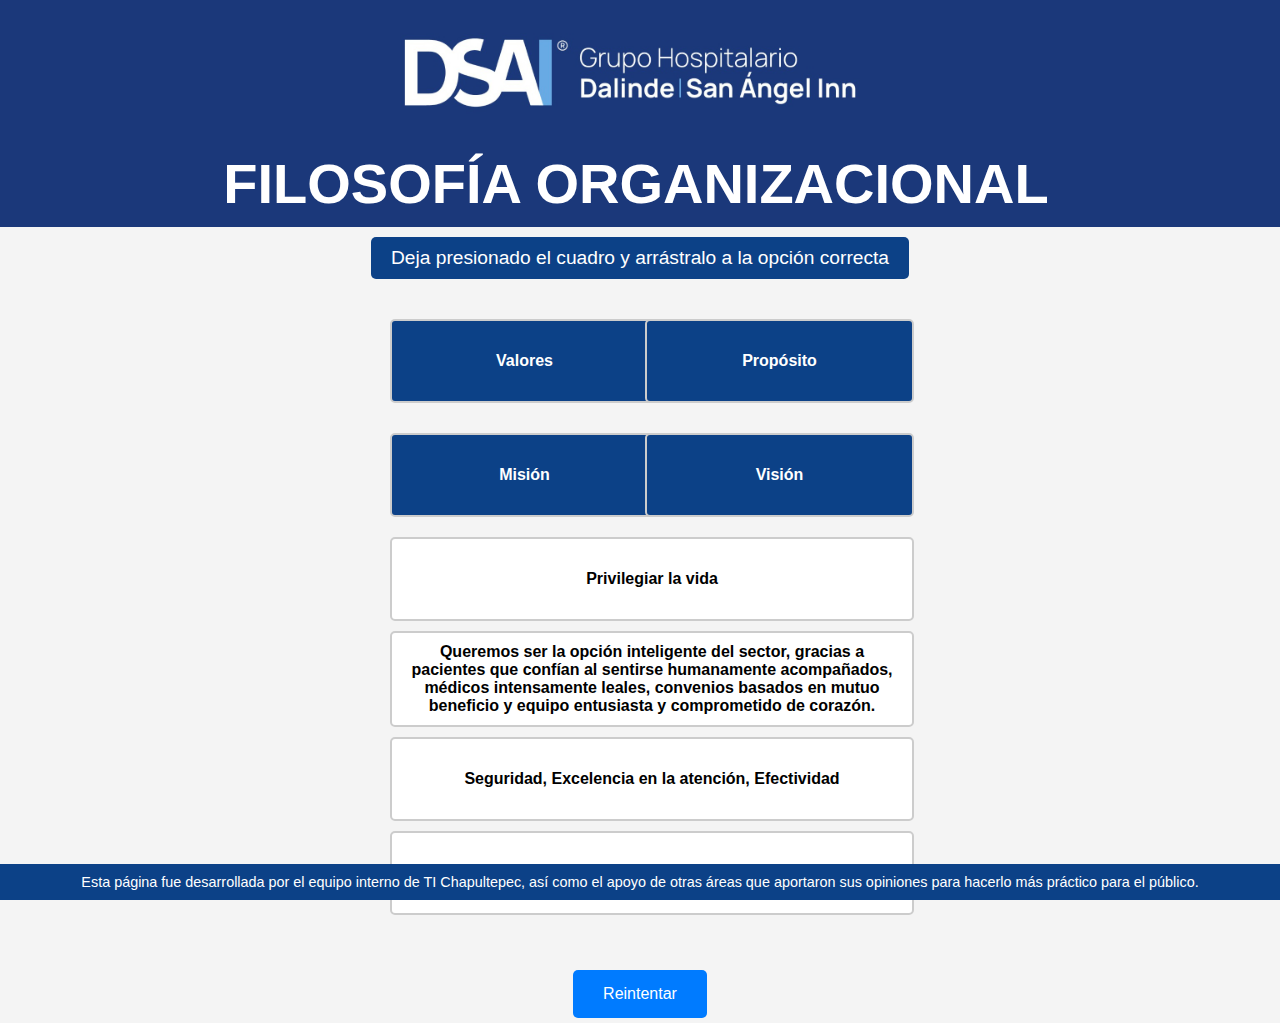
<file: index.html>
<!DOCTYPE html>
<html lang="es">
<head>
    <meta charset="UTF-8">
    <meta name="viewport" content="width=device-width, initial-scale=1.0">
    <title>Filosofía Organizacional</title>
    <link rel="stylesheet" href="styles.css">
</head>
<body>
    <div class="header-container">
        <div class="header-background">
            <img src="logo.jpg" alt="Logo Grupo Hospitalario" class="logo">
        </div>
        <h1>FILOSOFÍA ORGANIZACIONAL</h1>
    </div>
    <div class="legend">
        Deja presionado el cuadro y arrástralo a la opción correcta
    </div>
    <div class="game-container">
        <div class="drag-container" id="drag-container">
            <div data-id="mision" class="drag-item" draggable="true">Misión</div>
            <div data-id="vision" class="drag-item" draggable="true">Visión</div>
            <div data-id="valores" class="drag-item" draggable="true">Valores</div>
            <div data-id="proposito" class="drag-item" draggable="true">Propósito</div>
        </div>
        <div class="drop-container">
            <div data-match="mision" class="drop-zone">Privilegiar la vida</div>
            <div data-match="vision" class="drop-zone">
                Queremos ser la opción inteligente del sector, gracias a pacientes que confían al sentirse humanamente acompañados, médicos intensamente leales, convenios basados en mutuo beneficio y equipo entusiasta y comprometido de corazón.
            </div>
            <div data-match="valores" class="drop-zone">Seguridad, Excelencia en la atención, Efectividad</div>
            <div data-match="proposito" class="drop-zone">Estar cerca de ti para cuidarte</div>
        </div>
    </div>
    <div id="message" class="message"></div>
    <div class="buttons-container">
        <button id="retry-button" class="retry-button">Reintentar</button>
        <button id="next-button" class="next-button">Siguiente</button>
    </div>
    <div id="footer-text">
        Esta página fue desarrollada por el equipo interno de TI Chapultepec, así como el apoyo de otras áreas que aportaron sus opiniones para hacerlo más práctico para el público.
    </div>
    <script src="script.js"></script>
</body>
</html>
</file>
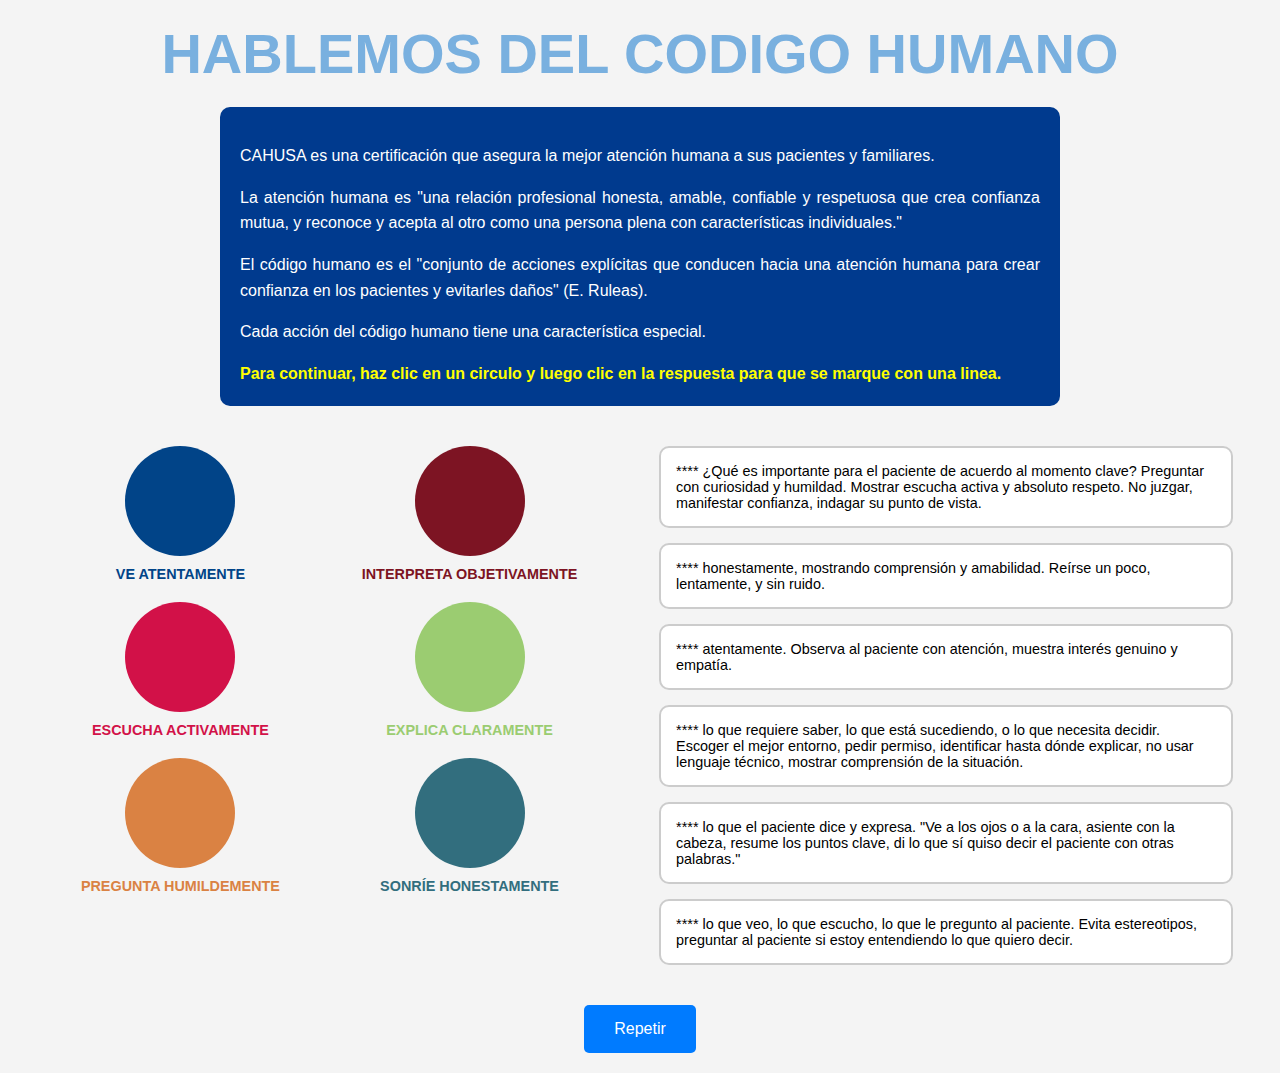
<file: juego2.html>
<!DOCTYPE html>
<html lang="es">
<head>
    <meta charset="UTF-8">
    <meta name="viewport" content="width=device-width, initial-scale=1.0">
    <title>HABLEMOS DEL CODIGO HUMANO</title>
    <link rel="stylesheet" href="styles-juego2.css">
</head>
<body>
    <h1>HABLEMOS DEL CODIGO HUMANO</h1>
    <div class="text-container">
        <p class="subtitle">
            CAHUSA es una certificación que asegura la mejor atención humana a sus pacientes y familiares.
        </p>
        <p class="subtitle">
            La atención humana es "una relación profesional honesta, amable, confiable y respetuosa que crea confianza mutua, y reconoce y acepta al otro como una persona plena con características individuales."
        </p>
        <p class="subtitle">
            El código humano es el "conjunto de acciones explícitas que conducen hacia una atención humana para crear confianza en los pacientes y evitarles daños" (E. Ruleas).
        </p>
        <p class="subtitle">
            Cada acción del código humano tiene una característica especial.
        </p>
        <p class="instruction">
            Para continuar, haz clic en un circulo y luego clic en la respuesta para que se marque con una linea.
        </p>
    </div>
    <div class="game-container">
        <!-- Contenedor de círculos -->
        <div class="circles-column">
            <div class="circle-item">
                <div class="circle" data-id="ve" style="background-color: #014488;"></div>
                <div class="circle-text" style="color: #014488;">VE ATENTAMENTE</div>
            </div>
            <div class="circle-item">
                <div class="circle" data-id="escucha" style="background-color: #d21148;"></div>
                <div class="circle-text" style="color: #d21148;">ESCUCHA ACTIVAMENTE</div>
            </div>
            <div class="circle-item">
                <div class="circle" data-id="pregunta" style="background-color: #da8243;"></div>
                <div class="circle-text" style="color: #da8243;">PREGUNTA HUMILDEMENTE</div>
            </div>
        </div>
        <div class="circles-column">
            <div class="circle-item">
                <div class="circle" data-id="interpreta" style="background-color: #7d1423;"></div>
                <div class="circle-text" style="color: #7d1423;">INTERPRETA OBJETIVAMENTE</div>
            </div>
            <div class="circle-item">
                <div class="circle" data-id="explica" style="background-color: #9bcc71;"></div>
                <div class="circle-text" style="color: #9bcc71;">EXPLICA CLARAMENTE</div>
            </div>
            <div class="circle-item">
                <div class="circle" data-id="sonrie" style="background-color: #326e7e;"></div>
                <div class="circle-text" style="color: #326e7e;">SONRÍE HONESTAMENTE</div>
            </div>
        </div>
        <!-- Contenedor de cuadros de respuesta -->
        <div class="boxes-container">
            <!-- Los cuadros de respuesta se generarán aleatoriamente -->
        </div>
    </div>
    <!-- Contenedor para mostrar aciertos y errores -->
    <div class="results-container">
        <div id="results" class="results"></div>
    </div>
    <!-- Botón "Repetir" debajo de los cuadros de respuesta -->
    <div class="repeat-button-container">
        <button id="repeat-button" class="repeat-button">Repetir</button>
    </div>
    <div id="message" class="message"></div>
    <script src="script-juego2.js"></script>
</body>
</html>
</file>
<file: styles.css>
body {
    font-family: Arial, sans-serif;
    text-align: center;
    background-color: #f4f4f4;
    margin: 0;
    padding: 0;
    display: flex;
    flex-direction: column;
    align-items: center;
    justify-content: flex-start;
    min-height: 100vh;
}

.header-container {
    width: 100%;
    background-color: #1b387a;
    padding: 0;
    text-align: center;
    margin: 0;
}

.logo {
    max-width: 600px;
    height: auto;
    display: block;
    margin: 0 auto;
}

h1 {
    font-size: 3.5rem;
    margin: 0;
    color: #ffffff;
    font-weight: 700;
    text-align: center;
    line-height: 1.2;
    padding: 10px 60px;
    word-wrap: break-word;
    max-width: 90%;
}

.legend {
    background-color: #0c4187;
    color: rgb(255, 255, 255);
    padding: 10px 20px;
    border-radius: 5px;
    font-size: 1.2rem;
    font-weight: 500;
    margin: 10px 0;
    text-align: center;
    max-width: 90%;
    word-wrap: break-word;
}

.game-container {
    display: flex;
    flex-direction: column;
    align-items: center;
    margin-top: 20px;
    width: 100%;
    max-width: 800px;
}

.drag-container {
    display: grid;
    grid-template-columns: repeat(2, 1fr);
    gap: 10px;
    width: 90%;
    max-width: 500px;
}

.drop-container {
    width: 90%;
    max-width: 500px;
}

.drag-item, .drop-zone {
    padding: 10px;
    margin: 10px 0;
    border: 2px solid #ccc;
    border-radius: 5px;
    cursor: pointer;
    background-color: #fff;
    text-align: center;
    font-size: 1rem;
    font-weight: 700;
    word-wrap: break-word;
    width: 100%;
    min-height: 60px;
    display: flex;
    align-items: center;
    justify-content: center;
}

.drag-item {
    background-color: #0c4187;
    color: white;
    transition: background-color 0.3s ease;
}

.drag-item.dragging {
    background-color: #63a3db;
    opacity: 0.7;
    transform: scale(1.05);
}

.message {
    margin-top: 20px;
    font-size: 1.2rem;
    color: #333;
}

.correct {
    border-color: green;
    background-color: #e6ffe6;
}

.incorrect {
    border-color: red;
    background-color: #ffe6e6;
}

.buttons-container {
    margin-top: 20px;
}

.retry-button, .next-button {
    padding: 15px 30px;
    font-size: 1rem;
    color: white;
    border: none;
    border-radius: 5px;
    cursor: pointer;
    margin: 5px;
}

.retry-button {
    background-color: #007bff;
}

.retry-button:hover {
    background-color: #0056b3;
}

.next-button {
    background-color: #28a745;
    display: none;
}

.next-button:hover {
    background-color: #218838;
}

#footer-text {
    position: fixed;
    bottom: 0;
    left: 0;
    width: 100%;
    background-color: #0c4187;
    color: white;
    text-align: center;
    padding: 10px 0;
    font-size: 0.9rem;
    font-weight: 500;
    z-index: 1000;
}

@media (max-width: 600px) {
    h1 {
        font-size: 2.5rem;
    }

    .legend {
        font-size: 1rem;
        padding: 8px 15px;
    }

    .drag-container {
        grid-template-columns: 1fr;
    }

    .drag-item, .drop-zone {
        padding: 8px;
        font-size: 0.9rem;
        min-height: 50px;
    }

    .retry-button, .next-button {
        padding: 10px 20px;
        font-size: 0.9rem;
    }
}
</file>
<file: styles-juego2.css>
body {
    font-family: Arial, sans-serif;
    text-align: center;
    background-color: #f4f4f4;
    margin: 0;
    padding: 0;
    display: flex;
    flex-direction: column;
    align-items: center;
    justify-content: center;
    min-height: 100vh;
}

h1 {
    font-size: 3.5rem;
    margin: 20px 0;
    color: #79b0df;
    font-weight: 700;
    text-align: center;
    line-height: 1.2;
    padding: 0 20px;
    word-wrap: break-word;
    max-width: 90%;
}

/* Contenedor de texto con fondo azul */
.text-container {
    background-color: #003a8e; /* Color de fondo */
    padding: 20px; /* Espaciado interno */
    border-radius: 10px; /* Bordes redondeados */
    margin-bottom: 20px; /* Espaciado inferior */
    max-width: 800px; /* Ancho máximo */
    margin-left: auto;
    margin-right: auto;
    color: white; /* Color del texto general */
    text-align: justify; /* Texto justificado */
    line-height: 1.6; /* Altura de línea */
}

/* Estilo para el texto general dentro del contenedor */
.text-container p {
    margin-bottom: 15px; /* Espaciado entre párrafos */
}

/* Estilo para la instrucción en amarillo */
.text-container .instruction {
    color: yellow; /* Color amarillo */
    font-weight: bold; /* Texto en negrita */
    margin-bottom: 0; /* Sin margen inferior */
}

.game-container {
    display: flex;
    flex-direction: row;
    justify-content: space-around;
    align-items: flex-start;
    width: 100%;
    max-width: 1200px;
    margin-top: 20px;
}

.circles-container, .boxes-container {
    display: flex;
    flex-direction: column;
    gap: 15px;
    width: 45%;
}

.circle {
    padding: 15px;
    border-radius: 50%;
    color: white;
    font-size: 0.9rem;
    font-weight: 700;
    text-align: center;
    display: flex;
    align-items: center;
    justify-content: center;
    height: 80px;
    width: 80px;
    cursor: pointer;
}

.circle.disabled {
    cursor: not-allowed;
    opacity: 0.6;
}

.box {
    padding: 15px;
    border: 2px solid #ccc;
    border-radius: 10px;
    background-color: #fff;
    font-size: 0.9rem;
    text-align: left;
    cursor: pointer;
    width: 100%;
}

.check-button {
    margin-top: 40px;
    padding: 15px 30px;
    font-size: 1rem;
    color: white;
    background-color: #28a745;
    border: none;
    border-radius: 5px;
    cursor: pointer;
}

.check-button:hover {
    background-color: #218838;
}

.message {
    margin-top: 20px;
    font-size: 1.2rem;
    color: #333;
}

.correct {
    border-color: green;
}

.incorrect {
    border-color: red;
}

.line {
    position: absolute;
    background-color: black;
    height: 2px;
    transform-origin: 0 0;
    pointer-events: none;
}

.attempts {
    margin-top: 20px;
    font-size: 1.2rem;
    color: #333;
}

.repeat-button {
    margin-top: 40px;
    padding: 15px 30px;
    font-size: 1rem;
    color: white;
    background-color: #007bff;
    border: none;
    border-radius: 5px;
    cursor: pointer;
}

.repeat-button:hover {
    background-color: #0056b3;
}

.circle-item {
    display: flex;
    flex-direction: column;
    align-items: center;
    gap: 10px;
    margin-bottom: 20px;
}

.circle-text {
    font-size: 0.9rem;
    font-weight: 700;
    text-align: center;
}
</file>
